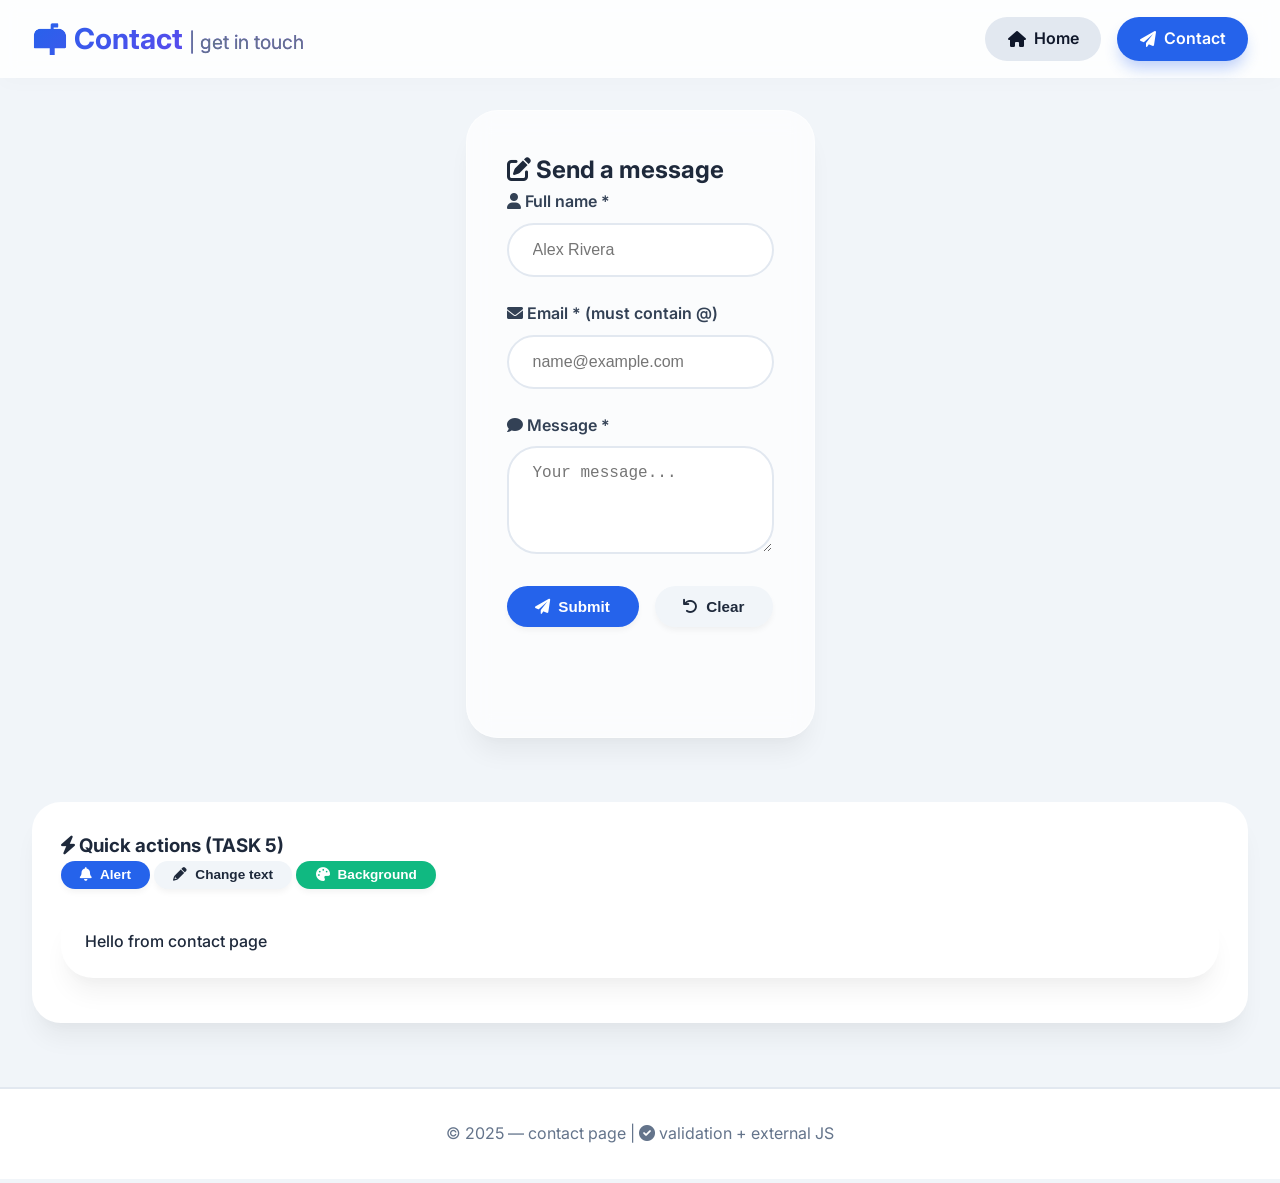
<file: contact.html>
<!DOCTYPE html>
<html lang="en">
<head>
  <meta charset="UTF-8">
  <meta name="viewport" content="width=device-width, initial-scale=1.0">
  <title>Contact - Web Dev Practical</title>
  <link rel="preconnect" href="https://fonts.googleapis.com">
  <link rel="preconnect" href="https://fonts.gstatic.com" crossorigin>
  <link href="https://fonts.googleapis.com/css2?family=Inter:opsz,wght@14..32,400;14..32,500;14..32,600;14..32,700&display=swap" rel="stylesheet">
  <link rel="stylesheet" href="https://cdnjs.cloudflare.com/ajax/libs/font-awesome/6.0.0-beta3/css/all.min.css">
  <link rel="stylesheet" href="style.css">
</head>
<body>
  <header class="site-header">
    <div class="container">
      <h1 id="mainTitle">📬 Contact <span class="thin">| get in touch</span></h1>
      <nav>
        <ul class="menu">
          <li><a href="index.html"><i class="fas fa-home"></i> Home</a></li>
          <li><a href="contact.html" class="active"><i class="fas fa-paper-plane"></i> Contact</a></li>
        </ul>
      </nav>
    </div>
  </header>

  <main>
    <!-- TASK 4: MODERN FORM CARD -->
    <section class="contact-section">
      <div class="container form-container">
        <div class="form-card glass">
          <h2><i class="fas fa-edit"></i> Send a message</h2>
          <form id="contactForm">
            <div class="input-group">
              <label for="fullname"><i class="fas fa-user"></i> Full name *</label>
              <input type="text" id="fullname" placeholder="Alex Rivera" class="modern-input">
            </div>
            <div class="input-group">
              <label for="email"><i class="fas fa-envelope"></i> Email * (must contain @)</label>
              <input type="email" id="email" placeholder="name@example.com" class="modern-input">
            </div>
            <div class="input-group">
              <label for="message"><i class="fas fa-comment"></i> Message *</label>
              <textarea id="message" rows="4" placeholder="Your message..." class="modern-input"></textarea>
            </div>
            <div class="button-group">
              <button type="submit" id="submitBtn" class="btn primary"><i class="fas fa-paper-plane"></i> Submit</button>
              <button type="button" id="clearFormBtn" class="btn secondary"><i class="fas fa-undo"></i> Clear</button>
            </div>
          </form>
          <div id="formFeedback" class="feedback"></div>
        </div>

        <!-- quick JS actions also on contact page (same script) -->
        <div class="quick-actions card">
          <h3><i class="fas fa-bolt"></i> Quick actions (TASK 5)</h3>
          <div>
            <button id="alertBtn" class="btn primary small"><i class="fas fa-bell"></i> Alert</button>
            <button id="textChangerBtn" class="btn secondary small"><i class="fas fa-pencil-alt"></i> Change text</button>
            <button id="bgColorBtn" class="btn success small"><i class="fas fa-palette"></i> Background</button>
          </div>
          <p id="dynamicText" class="dynamic-box">Hello from contact page</p>
        </div>
      </div>
    </section>
  </main>

  <footer class="site-footer">
    <div class="container">
      <p>© 2025 — contact page | <i class="fas fa-check-circle"></i> validation + external JS</p>
    </div>
  </footer>

  <script src="script.js"></script>
</body>
</html>
</file>
<file: style.css>
/* ========== style.css – MODERN, CLEAN, ORGANISED ========== */
* {
  margin: 0;
  padding: 0;
  box-sizing: border-box;
}

:root {
  --primary: #2563eb;
  --primary-dark: #1d4ed8;
  --secondary: #7c3aed;
  --accent: #f59e0b;
  --dark: #0f172a;
  --light: #f8fafc;
  --gray: #e2e8f0;
  --text: #1e293b;
  --glass-bg: rgba(255,255,255,0.7);
  --shadow: 0 20px 25px -5px rgba(0,0,0,0.05), 0 10px 10px -5px rgba(0,0,0,0.02);
}

body {
  font-family: 'Inter', sans-serif;
  background-color: #f1f5f9;
  color: var(--text);
  line-height: 1.6;
  scroll-behavior: smooth;
}

.container {
  max-width: 1280px;
  margin: 0 auto;
  padding: 0 2rem;
}

/* ===== HEADER & NAVIGATION (modern) ===== */
.site-header {
  background: white;
  box-shadow: 0 4px 20px rgba(0,0,0,0.02);
  position: sticky;
  top: 0;
  z-index: 50;
  backdrop-filter: blur(8px);
  background-color: rgba(255,255,255,0.85);
}
.site-header .container {
  display: flex;
  justify-content: space-between;
  align-items: center;
  flex-wrap: wrap;
  padding: 1rem 2rem;
}
#mainTitle {
  font-size: 1.8rem;
  font-weight: 700;
  background: linear-gradient(135deg, #2563eb, #7c3aed);
  -webkit-background-clip: text;
  -webkit-text-fill-color: transparent;
  background-clip: text;
}
.thin {
  font-weight: 400;
  font-size: 1.2rem;
  color: #64748b;
  -webkit-text-fill-color: #64748b;
}

.menu {
  display: flex;
  gap: 1rem;
  list-style: none;
}
.menu li a {
  text-decoration: none;
  font-weight: 600;
  padding: 0.6rem 1.4rem;
  border-radius: 40px;
  background: var(--gray);
  color: var(--dark);
  transition: all 0.2s;
  display: flex;
  align-items: center;
  gap: 8px;
}
.menu li a i {
  font-size: 1rem;
}
.menu li a:hover {
  background: var(--primary);
  color: white;
  transform: translateY(-2px);
}
.menu li a.active {
  background: var(--primary);
  color: white;
  box-shadow: 0 10px 15px -3px rgba(37,99,235,0.3);
}

/* ===== CARDS, GLASS, SECTIONS ===== */
.glass {
  background: var(--glass-bg);
  backdrop-filter: blur(12px);
  -webkit-backdrop-filter: blur(12px);
  border: 1px solid rgba(255,255,255,0.5);
  border-radius: 2rem;
  box-shadow: var(--shadow);
}
.intro-card {
  padding: 2rem;
  margin: 2rem 0;
}
.section-heading {
  font-size: 2rem;
  font-weight: 600;
  margin-bottom: 1.5rem;
  display: flex;
  align-items: center;
  gap: 10px;
  color: #0f172a;
}
.section-heading i {
  color: var(--primary);
  font-size: 2rem;
}
.divider {
  margin: 1rem 0;
}
.divider span {
  display: block;
  width: 80px;
  height: 4px;
  background: linear-gradient(90deg, var(--primary), var(--secondary));
  border-radius: 4px;
}

/* grid */
.grid-2col {
  display: grid;
  grid-template-columns: repeat(auto-fit, minmax(300px, 1fr));
  gap: 1.8rem;
  margin: 2rem 0;
}
.card {
  background: white;
  border-radius: 1.8rem;
  padding: 1.8rem;
  box-shadow: var(--shadow);
  transition: transform 0.2s;
}
.card:hover {
  transform: scale(1.01);
}
.table-card {
  overflow-x: auto;
}

/* lists modern */
.styled-list {
  list-style: none;
  margin-top: 1rem;
}
.styled-list li {
  padding: 0.6rem 0;
  border-bottom: 1px dashed #cbd5e1;
  display: flex;
  align-items: center;
  gap: 10px;
}
.styled-list li a {
  text-decoration: none;
  color: var(--primary);
  font-weight: 500;
}
.styled-list.ordered {
  counter-reset: item;
}
.styled-list.ordered li {
  counter-increment: item;
}
.styled-list.ordered li::before {
  content: counter(item) ".";
  font-weight: 700;
  color: var(--secondary);
  margin-right: 8px;
}
.badge {
  background: #e2e8f0;
  border-radius: 40px;
  padding: 2px 10px;
  font-size: 0.75rem;
  font-weight: 600;
  margin-left: 8px;
}

/* TABLE modern */
table {
  width: 100%;
  border-collapse: separate;
  border-spacing: 0 8px;
}
th {
  text-align: left;
  padding: 1rem 1rem;
  background: #f8fafc;
  font-weight: 600;
  color: #1e293b;
  border-radius: 20px 20px 8px 8px;
}
td {
  background: white;
  padding: 1rem;
  border-radius: 16px;
  box-shadow: 0 4px 6px -1px rgba(0,0,0,0.02);
}
/* specificity: element selector td, but we also style */
td:first-child {
  border-top-left-radius: 20px;
  border-bottom-left-radius: 20px;
}
td:last-child {
  border-top-right-radius: 20px;
  border-bottom-right-radius: 20px;
}

/* media cards */
.media-card {
  background: white;
  border-radius: 2rem;
  overflow: hidden;
  box-shadow: var(--shadow);
  margin: 0;
}
.media-card img, .media-card video {
  width: 100%;
  height: auto;
  display: block;
}
.media-card figcaption {
  padding: 1rem;
  font-weight: 500;
  background: white;
  border-top: 1px solid #eef2f6;
}
.fancy-link {
  color: var(--primary);
  text-decoration: none;
  font-weight: 600;
  transition: gap 0.2s;
  display: inline-flex;
  align-items: center;
  gap: 4px;
}
.fancy-link:hover {
  gap: 8px;
  color: var(--secondary);
}

/* ===== BUTTONS (modern, consistent) ===== */
.btn {
  border: none;
  padding: 0.75rem 1.8rem;
  border-radius: 40px;
  font-weight: 600;
  font-size: 0.95rem;
  cursor: pointer;
  transition: 0.2s;
  display: inline-flex;
  align-items: center;
  gap: 8px;
  background: white;
  color: #1e293b;
  box-shadow: 0 4px 6px -1px rgba(0,0,0,0.05);
}
.btn.primary { background: var(--primary); color: white; }
.btn.secondary { background: #f1f5f9; color: #1e293b; }
.btn.success { background: #10b981; color: white; }
.btn.info { background: #06b6d4; color: white; }
.btn.dark { background: #1e293b; color: white; }
.btn.warning { background: #f59e0b; color: white; }
.btn.small { padding: 0.4rem 1.2rem; font-size: 0.85rem; }
.btn:hover {
  filter: brightness(0.95);
  transform: translateY(-3px);
  box-shadow: 0 12px 20px -10px rgba(0,0,0,0.2);
}

.button-panel {
  display: flex;
  flex-wrap: wrap;
  gap: 0.8rem;
  margin: 2rem 0 1rem;
}
.dynamic-box {
  background: white;
  padding: 1.5rem;
  border-radius: 2rem;
  box-shadow: var(--shadow);
  margin: 1rem 0;
  font-weight: 500;
}
.date-box {
  background: var(--gray);
  padding: 0.8rem 1.5rem;
  border-radius: 40px;
  display: inline-block;
}

/* ===== FORM MODERN ===== */
.form-container {
  display: flex;
  flex-direction: column;
  gap: 2rem;
}
.form-card {
  max-width: 600px;
  margin: 2rem auto;
  padding: 2.5rem;
}
.input-group {
  margin-bottom: 1.5rem;
}
.input-group label {
  display: block;
  margin-bottom: 0.5rem;
  font-weight: 600;
  color: #334155;
}
.modern-input {
  width: 100%;
  padding: 1rem 1.5rem;
  border: 2px solid #e2e8f0;
  border-radius: 50px;
  font-size: 1rem;
  transition: 0.2s;
  background: white;
}
.modern-input:focus {
  outline: none;
  border-color: var(--primary);
  box-shadow: 0 0 0 4px rgba(37,99,235,0.1);
}
textarea.modern-input {
  border-radius: 30px;
  resize: vertical;
}
.button-group {
  display: flex;
  gap: 1rem;
  margin-top: 1rem;
}
.feedback {
  margin-top: 2rem;
  padding: 1.2rem;
  border-radius: 50px;
  font-weight: 600;
}
.feedback.success {
  background: #d1fae5;
  color: #065f46;
  border-left: 6px solid #10b981;
}
.feedback.error {
  background: #fee2e2;
  color: #991b1b;
  border-left: 6px solid #ef4444;
}

/* footer */
.site-footer {
  background: white;
  padding: 2rem 0;
  text-align: center;
  margin-top: 4rem;
  border-top: 2px solid #e2e8f0;
}
.site-footer p {
  color: #64748b;
}

/* dark mode toggle (basic) */
.dark-mode {
  background-color: #0f172a;
  color: #e2e8f0;
}
.dark-mode .card,
.dark-mode .media-card,
.dark-mode .dynamic-box {
  background-color: #1e293b;
  color: #f1f5f9;
}
.dark-mode .site-header {
  background-color: rgba(15,23,42,0.9);
}

/* responsive */
@media (max-width: 640px) {
  .site-header .container {
    flex-direction: column;
    gap: 1rem;
  }
  .button-panel {
    justify-content: center;
  }
}
</file>
